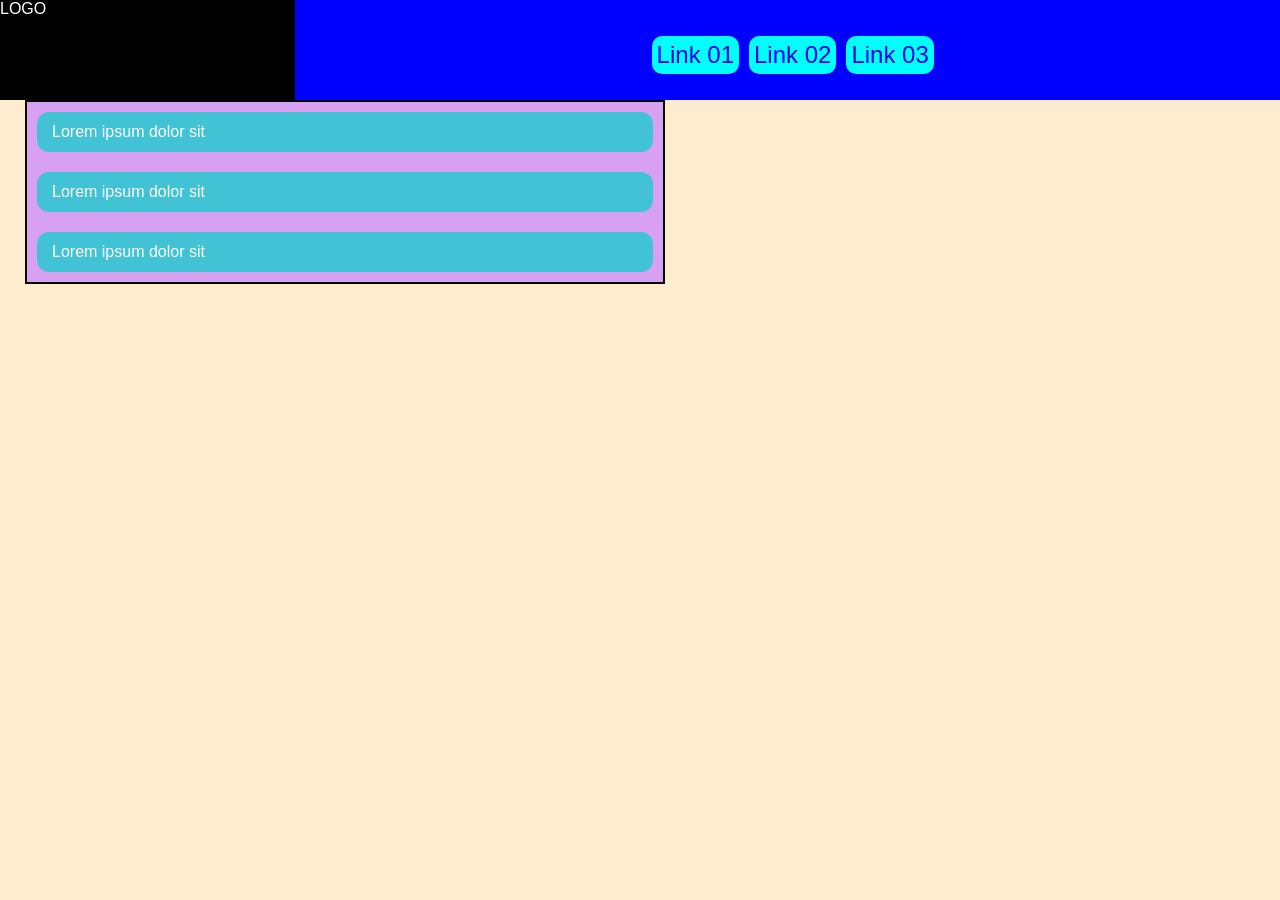
<file: index.html>
<!DOCTYPE html>
<html lang="pt-br">
<head>
    <meta charset="UTF-8">
    <meta name="viewport" content="width=device-width, initial-scale=1.0">
    <title>Display</title>

    <!-- Link CSS -->
     <link rel="stylesheet" href="style.css">
</head>

<body class="body-container">
    <!-- Header recebe um classe para estilização -->
    <header class="header-container">
        <div class="logo">
            LOGO
        </div>
      
            <nav class="menu">
                <!-- Elementos com display in-line (a) -->
                 <a href="#">Link 01</a>
                 <a href="#">Link 02</a>
                 <a href="#">Link 03</a>
            </nav>
       
    </header>
    <!-- Duas classes no mesmo elemento -->
    <section class="section01 container">

        <h2 class="section01--title">Links Favoritos</h2>
        <!-- Lista não ordenada -->
         <ul>
            <li class="link-lista">Link Lista 01</li>
            <li class="link-lista">Link Lista 02</li>
            <li class="link-lista">Link Lista 03</li>
            <li class="link-lista">Link Lista 04</li>
         </ul>
    </section>

    <section class="faq">
        <details>
            <summary>Lorem ipsum dolor sit</summary>
            <p>Lorem ipsum dolor sit amet consectetur adipisicing elit. Sit quibusdam fuga voluptatibus animi reprehenderit ratione reiciendis exercitationem pariatur quos optio ipsum culpa, quo debitis tenetur, soluta illo unde eveniet possimus?</p>
        </details>
    
        <details>
            <summary>Lorem ipsum dolor sit</summary>
            <p>Lorem ipsum dolor sit amet consectetur adipisicing elit. Sit quibusdam fuga voluptatibus animi reprehenderit ratione reiciendis exercitationem pariatur quos optio ipsum culpa, quo debitis tenetur, soluta illo unde eveniet possimus?</p>
        </details>
    
        <details>
            <summary>Lorem ipsum dolor sit</summary>
            <p>Lorem ipsum dolor sit amet consectetur adipisicing elit. Sit quibusdam fuga voluptatibus animi reprehenderit ratione reiciendis exercitationem pariatur quos optio ipsum culpa, quo debitis tenetur, soluta illo unde eveniet possimus?</p>
        </details>
    </section>

</body>
</html>
</file>
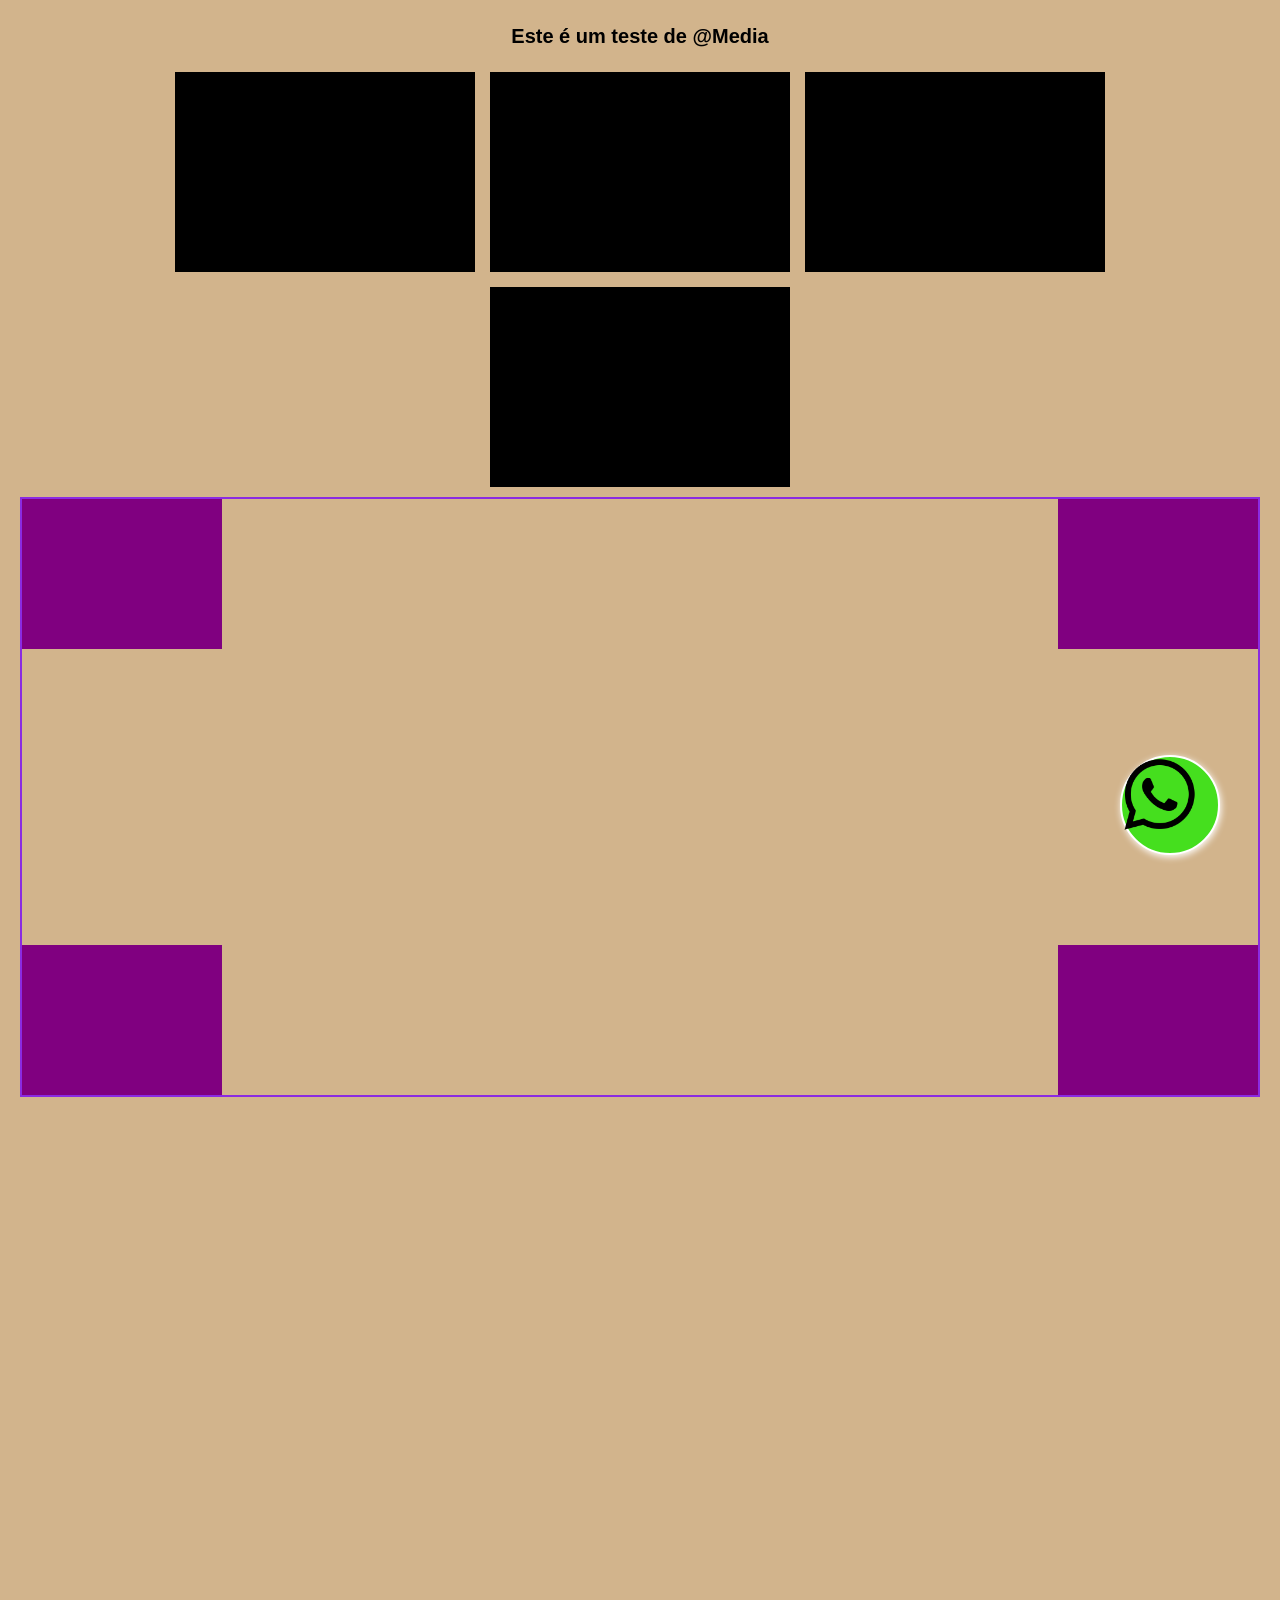
<file: hub-ia/index.html>
<!DOCTYPE html>
<html lang="pt-br">

<head>
    <meta charset="UTF-8">
    <meta name="viewport" content="width=device-width, initial-scale=1.0">
    <title>HubIA - Inteligência Artificial</title>

    <link rel="stylesheet" href="./css/reset.css">
    <style>

        *{
            margin: 0;
            padding: 0;
            box-sizing: border-box;
        }


        body {
            padding: 20px;
            background-color: olive;
            color: white;
            font-family: Arial, sans-serif;
            height: 300vh;
        }

        h1 {
            text-align: center;
            margin-bottom: 20px;
        }


        .container {
            display: flex;
            gap: 15px;
            justify-content: center;
            flex-wrap: wrap;
        }

        .box {
            max-width: 400px;
            height: 200px;
            background-color: black;
        }


        body{
            background-color: olive;
            color: white;
        }
        
        .container-position{
            margin-top: 10px;
            width: 100%;
            height: 600px;
            border: 2px solid blueviolet;
            position: relative;
        }

        .filho-tamanho{
            position: absolute;
            width: 200px;
            height: 150px;
            background-color: purple;
        }

        .container-position__filho01{
            top: 0;
            left: 0;
        }

        .container-position__filho02{
            top: 0;
            right: 0;
        }

        .container-position__filho03{
            bottom: 0;
            left: 0;
        }

        .container-position__filho04{
            bottom: 0;
            right: 0
        }

        .whats {
            width: 100px;
            height: 100px;
            border-radius: 50%;
            background-color: rgb(69, 223, 30);
            border: 2px solid white;
            box-shadow: 1px 2px 7px white;
            position: fixed;
            right: 60px;
            bottom: 45px;
        }

        .whats img{
            width: 75px;
            height: 75px;

        }


        @media(min-width: 768px) {
        body {
        background-color: blue;
        color: white;
            }
         
            .box{
            width: 45%;
            max-width: 600px;
            }   
      

        }

        @media(min-width: 992px) {
            body {
                background-color: tan;
                color: black;
            }

            .box{
            width: 300px;
            }   

        }
    </style>


</head>

<body>
 <h1>Este é um teste de @Media</h1>
    <div class="container">
        <div class="box"></div>
        <div class="box"></div>
        <div class="box"></div>
        <div class="box"></div>
    </div>

    <div class="container-position">
        <div class="container-position__filho01 filho-tamanho"></div>
        <div class="container-position__filho02 filho-tamanho"></div>
        <div class="container-position__filho03 filho-tamanho"></div>
        <div class="container-position__filho04 filho-tamanho"></div>
    </div>
    <div class="whats">
        <img src="./img/whatsapp.png" alt="">


    </div>

</body>

</html>
</file>
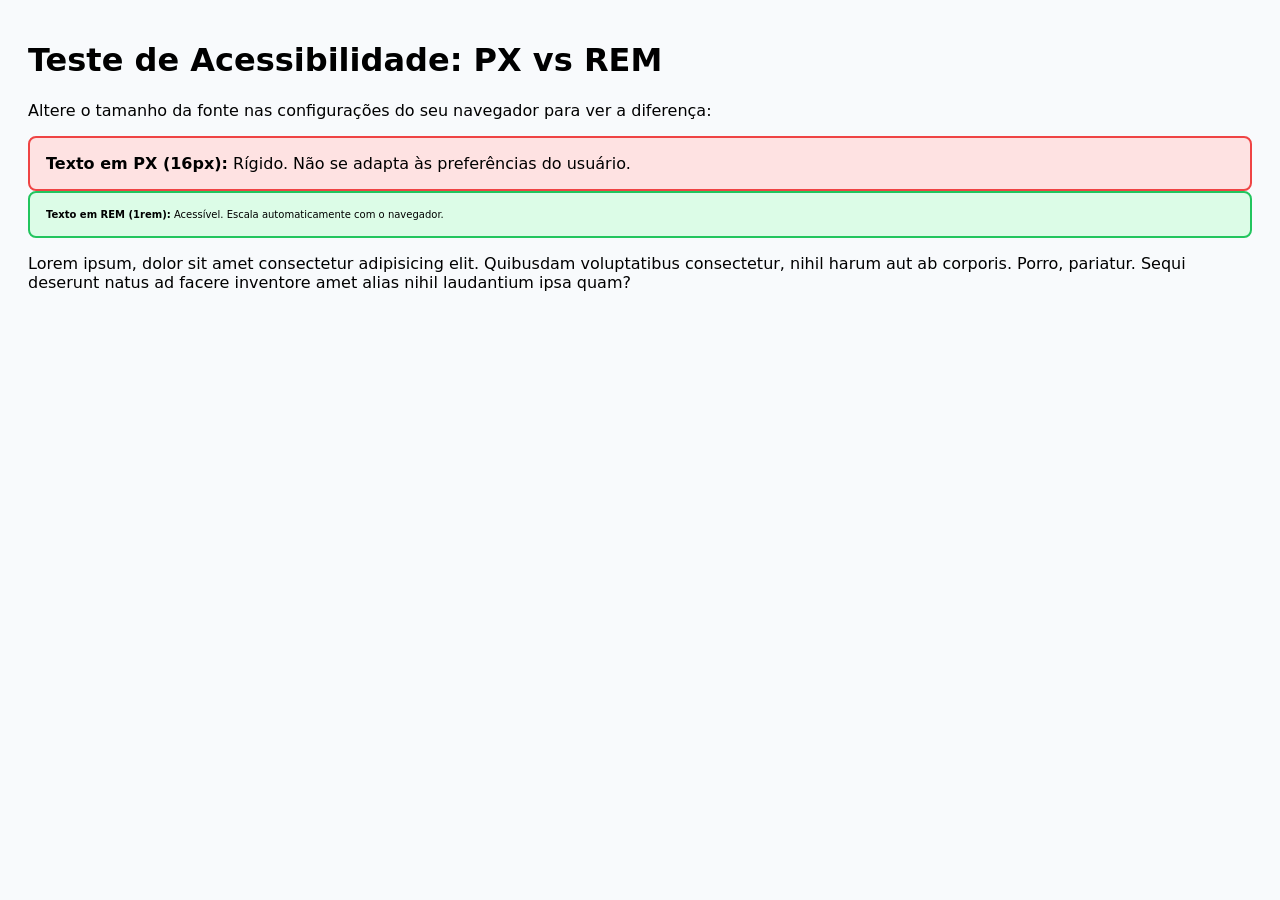
<file: hub-ia/teste-acessibilidade.html>
<!DOCTYPE html>
<html lang="pt-BR">

<head>
  <meta charset="UTF-8">
  <meta name="viewport" content="width=device-width, initial-scale=1.0">
  <title>Teste PX vs REM</title>
  <style>
    /* o elemento raiz assume 100% da preferencia do navegador */
    html {
      font-size: 62.5%;
      font-family: system-ui, -apple-system, sans-serif;
      padding: 20px;
      background-color: #f8fafc;
    }

    body{
      font-size: 1.6rem;
    }


    .caixa {
      padding: 1.6rem;
      margin-bottom: 2;
      border-radius: 8px;
    }

    /* texto travado em pixels */
    .caixa-px {
      background-color: #fee2e2;
      border: 2px solid #ef4444;
      font-size: 16px;
    }

    /* texto dinamico em rem */
    .caixa-rem {
      background-color: #dcfce7;
      border: 2px solid #22c55e;
      font-size: 1rem;
    }

  </style>
</head>

<body>

  <h1>Teste de Acessibilidade: PX vs REM</h1>
  <p>Altere o tamanho da fonte nas configurações do seu navegador para ver a diferença:</p>

  <div class="caixa caixa-px">
    <strong>Texto em PX (16px):</strong> Rígido. Não se adapta às preferências do usuário.
  </div>

  <div class="caixa caixa-rem">
    <strong>Texto em REM (1rem):</strong> Acessível. Escala automaticamente com o navegador.
  </div>

  <div class="container">
    <p class="c-container">
      Lorem ipsum, dolor sit amet consectetur adipisicing elit. Quibusdam voluptatibus consectetur, nihil harum aut ab corporis. Porro, pariatur. Sequi deserunt natus ad facere inventore amet alias nihil laudantium ipsa quam?
    </p>
  </div>

</body>

</html>
</file>
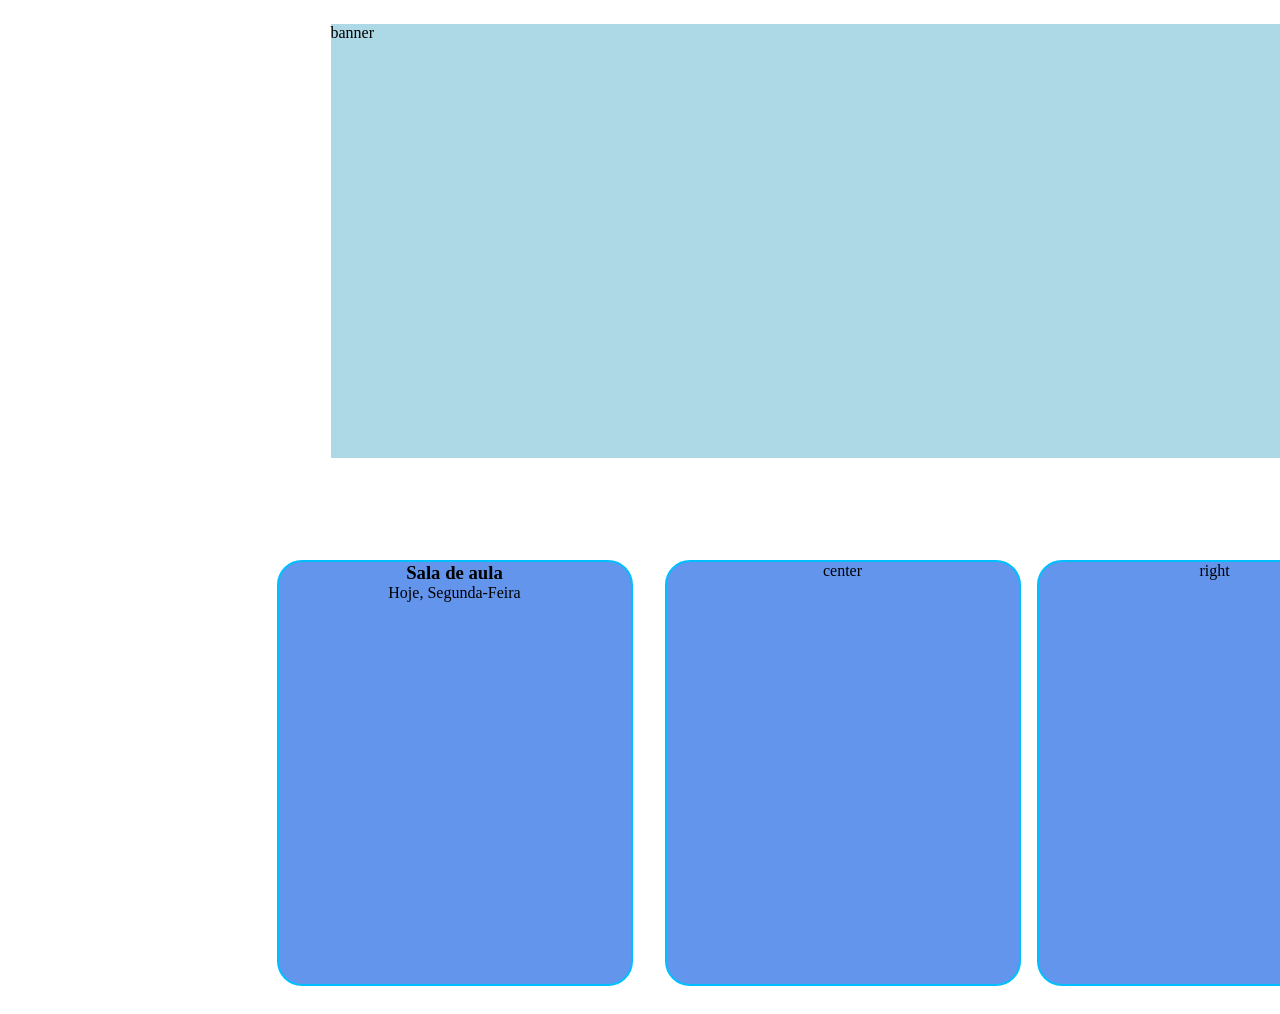
<file: meu-senai/hero-section.html>
<!DOCTYPE html>
<html lang="pt-br">
<head>
    <meta charset="UTF-8">
    <meta name="viewport" content="width=device-width, initial-scale=1.0">
    <title>Meu SENAI Protótipo</title>


    <!-- Link arquivo css xterno -->
    <link rel="stylesheet" href="hero-section.css">
</head>
<body>
    <!-- cabeçalho -->
    <header class="content-header">
        <div class="banner-header">
            <span>banner</span>
        </div>
    </header>
    <section class="content-hero">
        <div class="box content-hero--left">
            <h3>Sala de aula</h3>
            <span>Hoje, Segunda-Feira </span>

        </div>
        <div>
        
        </div>
        <div class="box content-hero--center">
            <span>center</span>
        </div>
        <div class="box content-hero--right">
            <span>right</span>
        </div>
    </section>


</body>
</html>
</file>
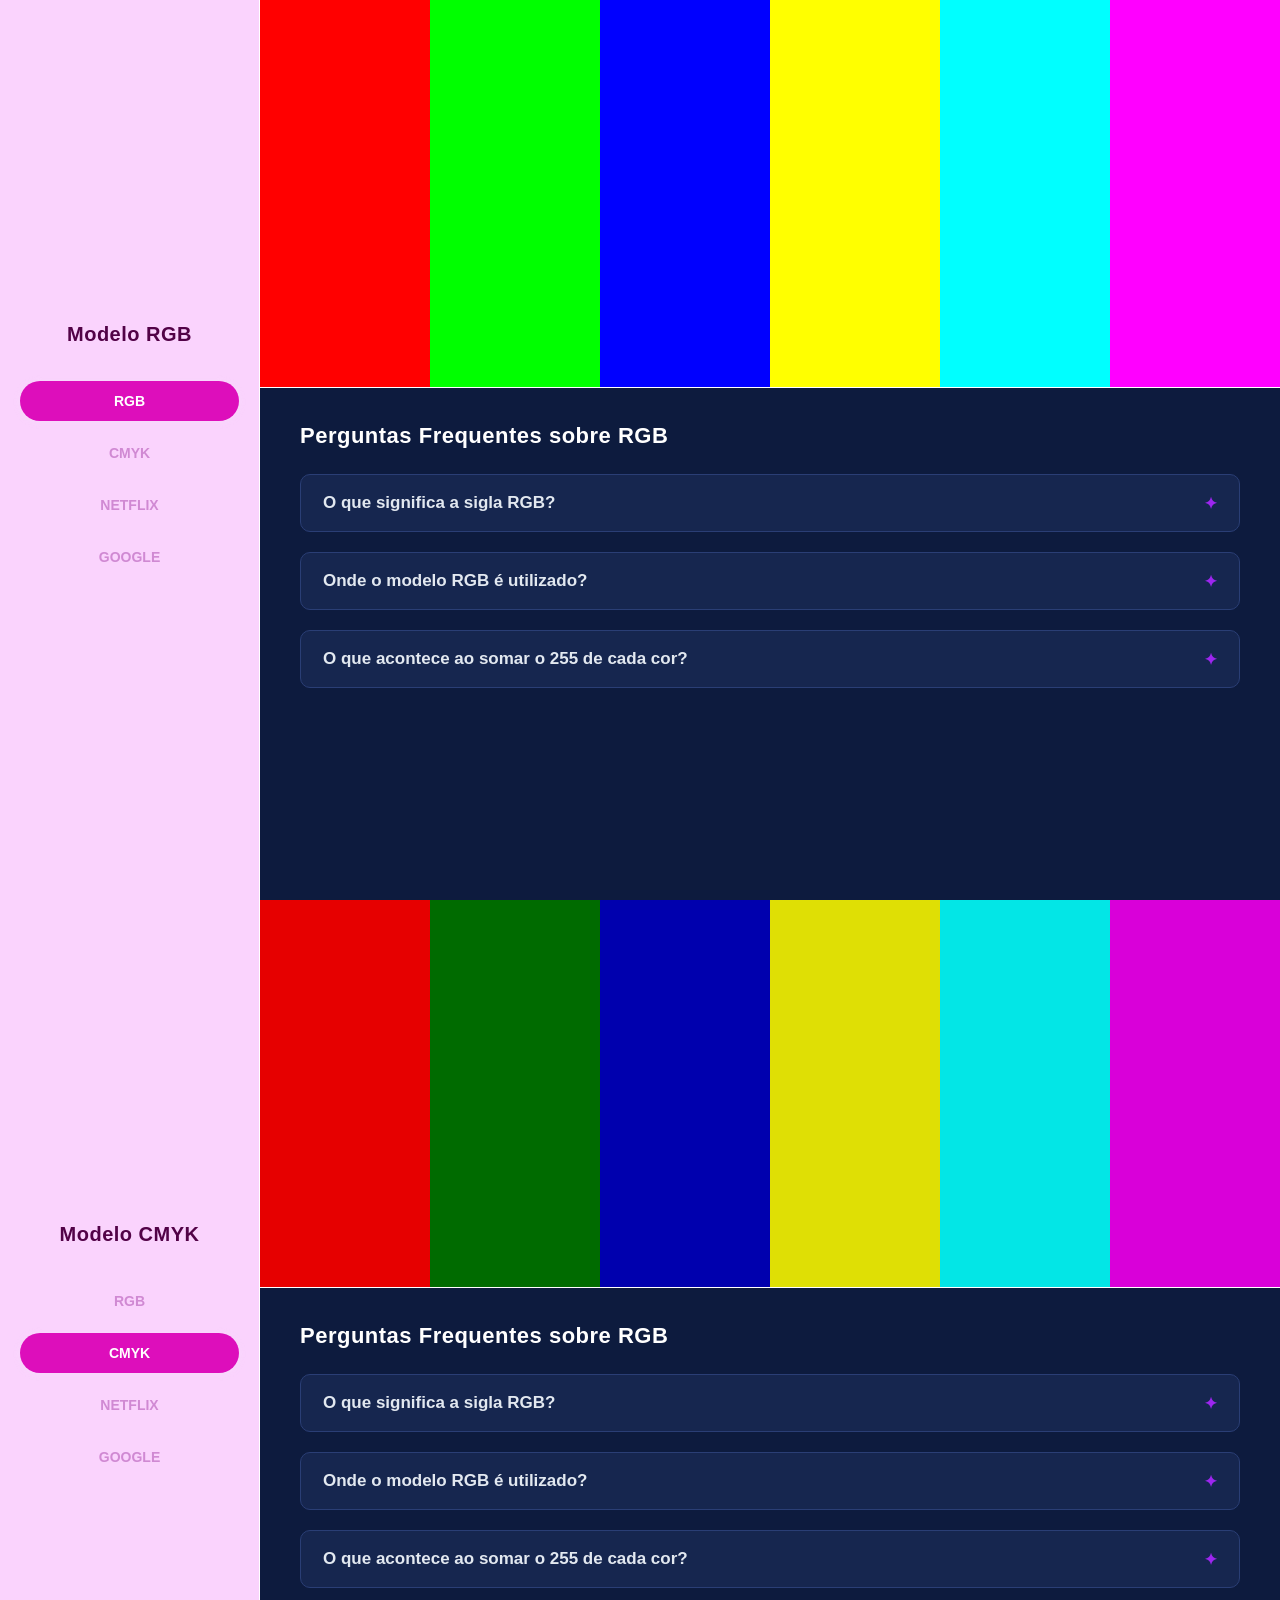
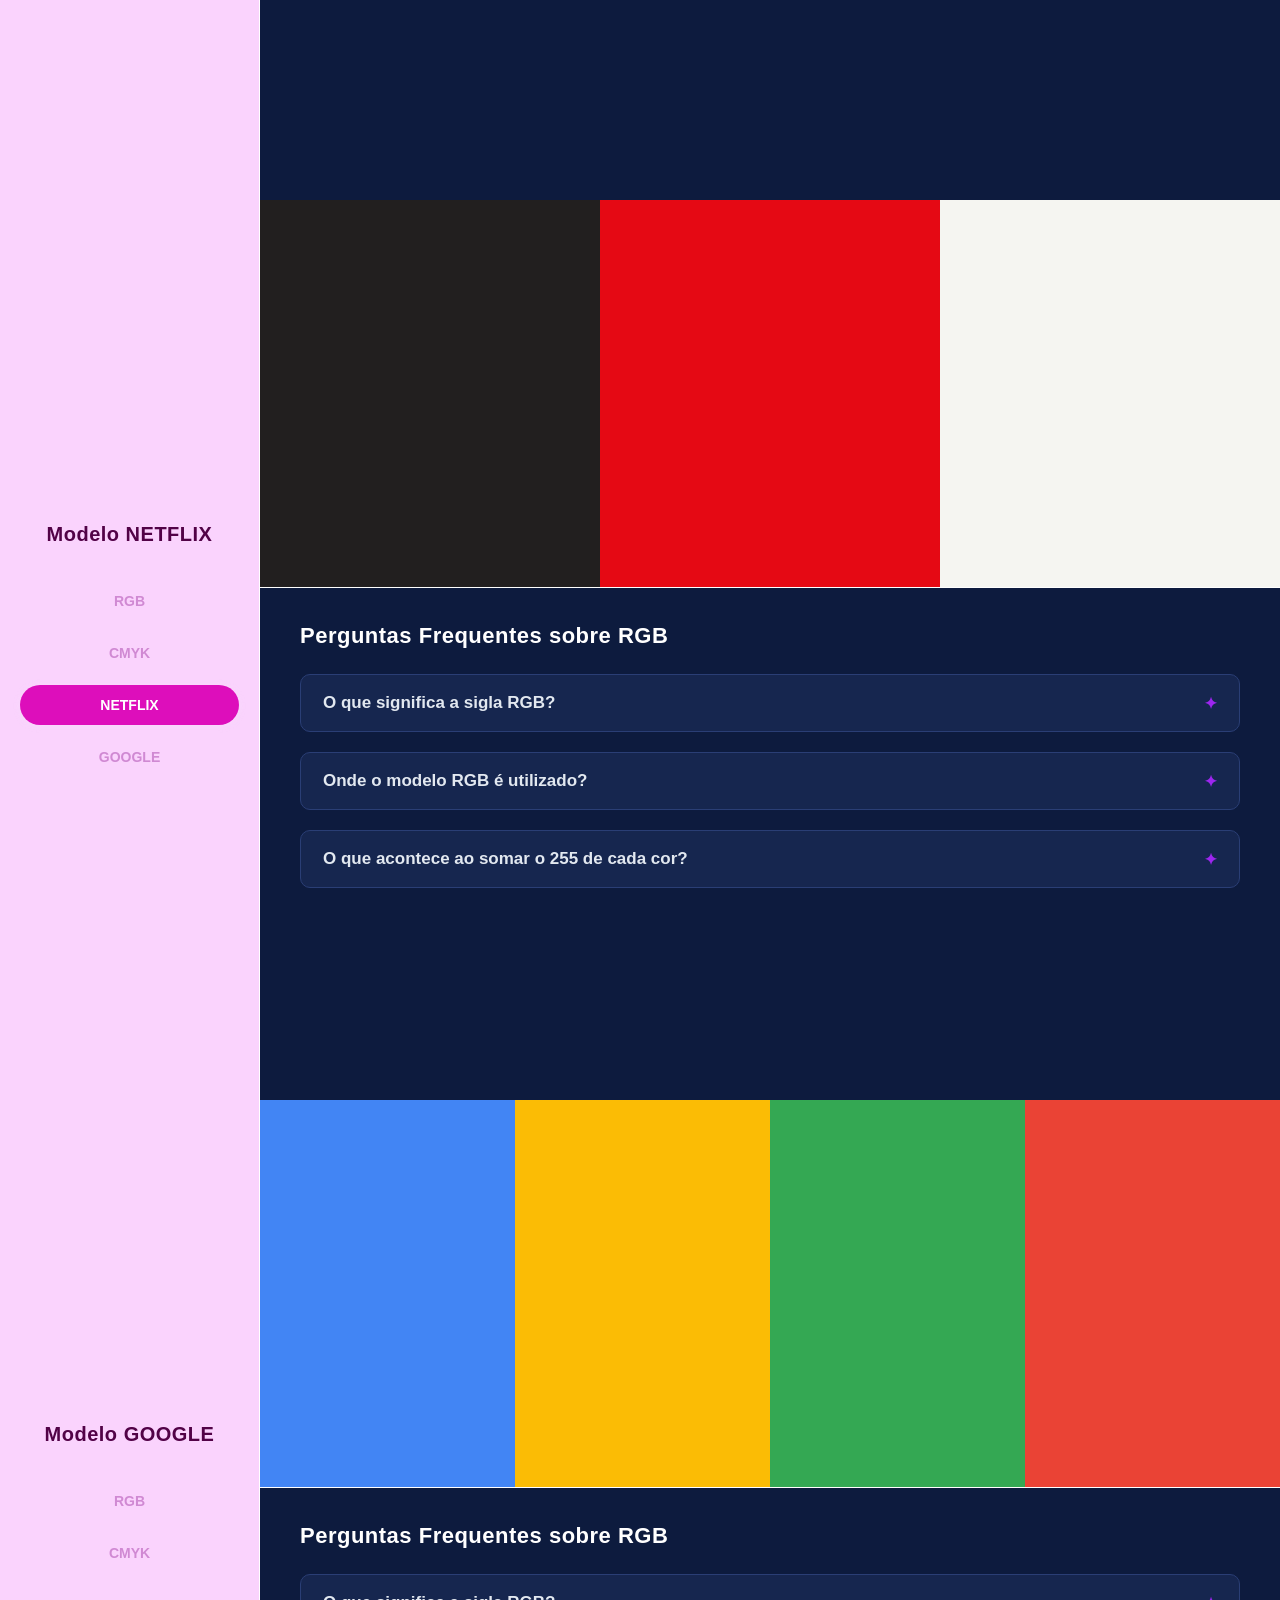
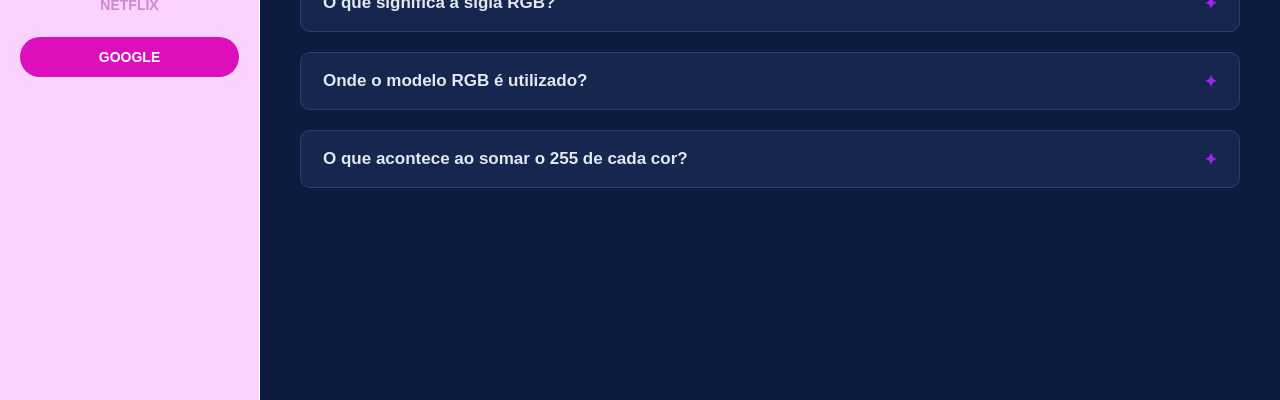
<file: modo-cores/modo-cores.html>
<!DOCTYPE html>
<html lang="pt-br">
<head>
    <meta charset="UTF-8">
    <meta name="viewport" content="width=device-width, initial-scale=1.0">
    <title>modo-cores</title>
    <!-- Link CSS -->
    <link rel="stylesheet" href="./css/global.css">
</head>

<body>

    <!-- SEÇÃO 1: RGB -->
    <section id="RGB" class="color-section">
        <aside class="color-section__sidebar">
            <h2 class="color-section__title">Modelo RGB</h2>
            <nav class="color-section__menu">
                <a href="#RGB" class="color-section__link color-section__link--active">RGB</a>
                <a href="#CMYK" class="color-section__link">CMYK</a>
                <a href="#NETFLIX" class="color-section__link">NETFLIX</a>
                <a href="#GOOGLE" class="color-section__link">GOOGLE</a>
            </nav>
        </aside>

        <div class="color-section__content">

            <section class="color-section__pallet" aria-label="Visualização da Paleta RGB">
                <div class="color-section__bar color-section__bar--rgb-1"></div>
                <div class="color-section__bar color-section__bar--rgb-2"></div>
                <div class="color-section__bar color-section__bar--rgb-3"></div>
                <div class="color-section__bar color-section__bar--rgb-4"></div>
                <div class="color-section__bar color-section__bar--rgb-5"></div>
                <div class="color-section__bar color-section__bar--rgb-6"></div>
            </section>

            <section class="color-section__faq" aria-labelledby="faq-rgb-title">
                <h3 id="faq-rgb-title" class="color-section__faq-title">Perguntas Frequentes sobre RGB</h3>

                <details class="color-section__faq-item">

                    <summary class="color-section__faq-question">O que significa a sigla RGB?</summary>
                    <p class="color-section__faq-item-answer">Lorem ipsum dolor sit amet consectetur, adipisicing elit. Eius a laudantium tempora.</p>

                </details>
                <details class="color-section__faq-item">

                    <summary class="color-section__faq-question">Onde o modelo RGB é utilizado?</summary>
                    <p class="color-section__faq-item-answer">Lorem ipsum dolor sit amet consectetur, adipisicing elit. Eius a laudantium tempora.</p>

                </details>
                <details class="color-section__faq-item">

                    <summary class="color-section__faq-question">O que acontece ao somar o 255 de cada cor?</summary>
                    <p class="color-section__faq-item-answer">Lorem ipsum dolor sit amet consectetur, adipisicing elit. Eius a laudantium tempora.</p>


                </details>
            </section>

        </div>
    </section>

    <!-- CMYK -->
    <section id="CMYK" class="color-section">
        <aside class="color-section__sidebar">
            <h2 class="color-section__title">Modelo CMYK</h2>
            <nav class="color-section__menu">
                <a href="#RGB" class="color-section__link">RGB</a>
                <a href="#CMYK" class="color-section__link color-section__link--active">CMYK</a>
                <a href="#NETFLIX" class="color-section__link">NETFLIX</a>
                <a href="#GOOGLE" class="color-section__link">GOOGLE</a>
            </nav>
        </aside>

        <div class="color-section__content">

            <section class="color-section__pallet" aria-label="Visualização da Paleta CMYK">
                <div class="color-section__bar color-section__bar--cmyk-1"></div>
                <div class="color-section__bar color-section__bar--cmyk-2"></div>
                <div class="color-section__bar color-section__bar--cmyk-3"></div>
                <div class="color-section__bar color-section__bar--cmyk-4"></div>
                <div class="color-section__bar color-section__bar--cmyk-5"></div>
                <div class="color-section__bar color-section__bar--cmyk-6"></div>
            </section>

            <section class="color-section__faq" aria-labelledby="faq-rgb-title">
                <h3 id="faq-rgb-title" class="color-section__faq-title">Perguntas Frequentes sobre RGB</h3>

                <details class="color-section__faq-item">

                    <summary class="color-section__faq-question">O que significa a sigla RGB?</summary>
                    <p class="color-section__faq-item-answer">Lorem ipsum dolor sit amet consectetur, adipisicing elit. Eius a laudantium tempora.</p>

                </details>
                <details class="color-section__faq-item">

                    <summary class="color-section__faq-question">Onde o modelo RGB é utilizado?</summary>
                    <p class="color-section__faq-item-answer">Lorem ipsum dolor sit amet consectetur, adipisicing elit. Eius a laudantium tempora.</p>

                </details>
                <details class="color-section__faq-item">

                    <summary class="color-section__faq-question">O que acontece ao somar o 255 de cada cor?</summary>
                    <p class="color-section__faq-item-answer">Lorem ipsum dolor sit amet consectetur, adipisicing elit. Eius a laudantium tempora.</p>


                </details>
            </section>

        </div>
    </section>

    <!-- NETFLIX -->
    <section id="NETFLIX" class="color-section">
        <aside class="color-section__sidebar">
            <h2 class="color-section__title">Modelo NETFLIX</h2>
            <nav class="color-section__menu">
                <a href="#RGB" class="color-section__link">RGB</a>
                <a href="#CMYK" class="color-section__link">CMYK</a>
                <a href="#NETFLIX" class="color-section__link color-section__link--active">NETFLIX</a>
                <a href="#GOOGLE" class="color-section__link">GOOGLE</a>
            </nav>
        </aside>

        <div class="color-section__content">
            <section class="color-section__pallet" aria-label="Visualização da Paleta NETFLIX">
                <div class="color-section__bar color-section__bar--netflix-1"></div>
                <div class="color-section__bar color-section__bar--netflix-2"></div>
                <div class="color-section__bar color-section__bar--netflix-3"></div>
            </section>

            <section class="color-section__faq" aria-labelledby="faq-rgb-title">
                <h3 id="faq-rgb-title" class="color-section__faq-title">Perguntas Frequentes sobre RGB</h3>

                <details class="color-section__faq-item">

                    <summary class="color-section__faq-question">O que significa a sigla RGB?</summary>
                    <p class="color-section__faq-item-answer">Lorem ipsum dolor sit amet consectetur, adipisicing elit. Eius a laudantium tempora.</p>

                </details>
                <details class="color-section__faq-item">

                    <summary class="color-section__faq-question">Onde o modelo RGB é utilizado?</summary>
                    <p class="color-section__faq-item-answer">Lorem ipsum dolor sit amet consectetur, adipisicing elit. Eius a laudantium tempora.</p>

                </details>
                <details class="color-section__faq-item">

                    <summary class="color-section__faq-question">O que acontece ao somar o 255 de cada cor?</summary>
                    <p class="color-section__faq-item-answer">Lorem ipsum dolor sit amet consectetur, adipisicing elit. Eius a laudantium tempora.</p>


                </details>
            </section>

        </div>
    </section>

    <!-- GOOGLE -->
    <section id="GOOGLE" class="color-section">
        <aside class="color-section__sidebar">
            <h2 class="color-section__title">Modelo GOOGLE</h2>
            <nav class="color-section__menu">
                <a href="#RGB" class="color-section__link">RGB</a>
                <a href="#CMYK" class="color-section__link">CMYK</a>
                <a href="#NETFLIX" class="color-section__link">NETFLIX</a>
                <a href="#GOOGLE" class="color-section__link color-section__link--active">GOOGLE</a>
            </nav>
        </aside>

        <div class="color-section__content" aria-label="Visualização da Paleta NETFLIX" >
            <section class="color-section__pallet">
                <div class="color-section__bar color-section__bar--google-1"></div>
                <div class="color-section__bar color-section__bar--google-2"></div>
                <div class="color-section__bar color-section__bar--google-3"></div>
                <div class="color-section__bar color-section__bar--google-4"></div>
            </section>

            <section class="color-section__faq" aria-labelledby="faq-rgb-title">
                <h3 id="faq-rgb-title" class="color-section__faq-title">Perguntas Frequentes sobre RGB</h3>

                <details class="color-section__faq-item">

                    <summary class="color-section__faq-question">O que significa a sigla RGB?</summary>
                    <p class="color-section__faq-item-answer">Lorem ipsum dolor sit amet consectetur, adipisicing elit. Eius a laudantium tempora.</p>

                </details>
                <details class="color-section__faq-item">

                    <summary class="color-section__faq-question">Onde o modelo RGB é utilizado?</summary>
                    <p class="color-section__faq-item-answer">Lorem ipsum dolor sit amet consectetur, adipisicing elit. Eius a laudantium tempora.</p>

                </details>
                <details class="color-section__faq-item">

                    <summary class="color-section__faq-question">O que acontece ao somar o 255 de cada cor?</summary>
                    <p class="color-section__faq-item-answer">Lorem ipsum dolor sit amet consectetur, adipisicing elit. Eius a laudantium tempora.</p>


                </details>
            </section>

        </div>
    </section>    

</body>
</html>
</file>
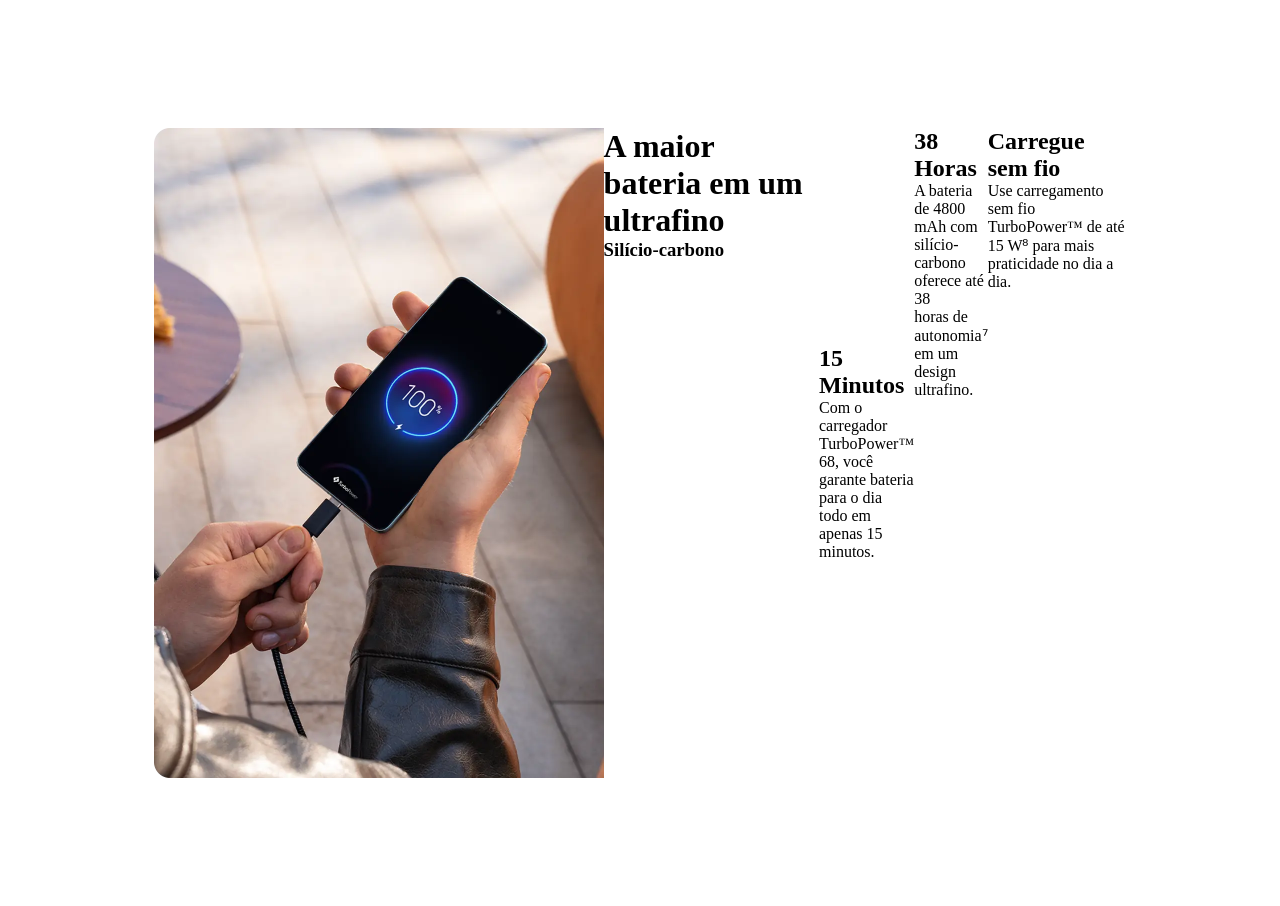
<file: motorola/motorola.html>
<!DOCTYPE html>
<html lang="pt-br">
<head>
    <meta charset="UTF-8">
    <meta name="viewport" content="width=device-width, initial-scale=1.0">
    <title>Clone seção Motorola</title>
    <!-- Link CSS -->
     <link rel="stylesheet" href="./css/style.css">
</head>
<body>
    <main class="conteudo-principal">
        <img src="./img/celular_carregando.webp" alt="Celular carregando">
        <section class="conteudo-princiapl__direito"></section>

            <header class="conteudo-princiapl__direito--titulo">
                <h1>A maior bateria em um ultrafino
                </h1>
                <h3 >Silício-carbono</h3>
            </header>
            

            <article class="conteudo-principal__direito--descricao">
                <div class="conteudo-princiapl__direito--carregador">
                    <span>
                        <h2>
                            15 Minutos
                        </h2>        
                        <p>Com o carregador TurboPower™ 68, você<br>garante bateria para o dia<br>todo em apenas 15 minutos.</p>
                    </span>    
                </div>
            </article>
                
        <div class="conteudo-princiapl__direito--horas-bateria">
                <h2>
                    38 Horas
                </h2>
                <p>A bateria de 4800 mAh com <br> silício-carbono oferece até 38 <br> horas de autonomia⁷ em um <br> design ultrafino.</p>

        </div>

        <footer class="conteudo-princiapl__direito--sem-fio">
            <h2>
                Carregue sem fio
            </h2>
            <p>Use carregamento sem fio TurboPower™ de até 15 W⁸ para mais      <br>praticidade no dia a dia.</p>
        </footer>


    </main>
</body>
</html>
</file>
<file: style.css>
/* Reset padrão */

* {
    margin: 0;
    padding: 0;
    box-sizing: border-box;
   
}

html{
font-family: Verdana, sans-serif;
}

.container{
    background-color: #2c2c2c;
    width: 300px;
    height: 300px;
    font-family: 'Courier New', Courier, monospace;
    color: #fff;
}


.body-container{

    background-color: blanchedalmond;

}





.header-container {
    display: flex;
    width: 100%;
    height: 100px;
    background-color: darkgray;
   
   
    
}

.header-container a {
    display: inline-block;
    background-color: aqua;
    margin-left: 10px;
    margin-top: 10px;
    font-size: x-large;
    text-decoration: none;
    padding: 5px;
    border-radius: 10px;
    
  
}
/* Pseudo classe que identifica a posição do cursor do mouse */
.header-container a:hover{

    background-color: darkblue;
    border: 2px solid greenyellow;
    color: #fff;

}

.logo{
    
    
    width: 30%;
    height: 100px;
    background-color: black;
    color: #fff;
    

}

.menu{
    display: flex;
    justify-content: center;
    align-items: center;
    width: 100%;
    height: 100px;
    background-color: blue;
}

.section01{
   display: none;
    width: 400px;
    height: 200px;
    margin: 10px auto;
    padding-left: 20px;
    background-color: blueviolet;
    color: #fff;
    border: black dashed 3px;
    
 }


 .section01--title{
    margin-bottom: 10px;
}

.link-lista{
    
    font-size: medium;
    line-height: 30px;
    
}

.faq{
    width: 50%;
    border: 2px solid;
    margin-left: 25px;
    
}

.faq details{
    background-color: rgb(216, 160, 241);
    color: white;
    line-height: 40px;
    padding: 10px 10px;
    
}

.faq summary{
    background-color: #42c3d5;
    border-radius: 12px;
    list-style: none;
    padding-left: 15px;
}

.faq summary:hover{
    cursor: pointer;
}

.faq p{
    color: blueviolet;
}



/* Display none: não aparece na tela
Diplay inline: elementos são em linhas 
não aceita largura e altura (ocupa apenas o seu espaço)
Display block: elementos são um abaixo do outro
aceita largura e altura (ocupa linha inteira)
Display inline-block: elementos em linha + largura e altura */
</file>
<file: meu-senai/hero-section.css>
/* Reset */

*{
    margin: 0;
    padding: 0;
    box-sizing: border-box;
}


/* Estilizar utilizando uma TAG como seletor*/

/* Sintaxe do CSS:

seletor{propriedade: valor} --> Regra do CSS*/ 

body{
    width: 1669px;
    height: 919px;
    background-color: white;
    
}



.content-header{
    margin: 0 auto 50px;
    display: flex;
    justify-content: center;
    align-items: center;
    width: 1120px;
    height: 482px;
    
    
}

.banner-header{
    width: 90%;
    height: 90%;
    background-color: lightblue;
}

.content-hero{

    
    width: 1116px;
    height: 482px;

    margin: 0 auto;
    
    display: flex;
    /* Alinhamento horizontal (x) */
    justify-content: space-between;
    /* Alinhamento vertical (y) */
    align-items: center;
}

.box{
    border-radius: 25px;
    border: 2px solid;
    border-color: deepskyblue;
    background-color:cornflowerblue;
    width: 356px;
    height: 426px;
    text-align: center;
    
}
</file>
<file: modo-cores/css/global.css>
@import url(./style.css);
@import url(./design-system.css);
@import url(./colors-bar.css);


.color-section{
    display: flex;
    height: 100vh;
    width: 100%;
}

.color-section__sidebar{

    display: flex;
    flex-direction: column;
    justify-content: center;
    width: 260px;
    background-color: var(--ui-bg-sidebar);
    padding: 30px 20px;
    border-right: 1px solid var(--ui-border);

}

.color-section__title{

    color: var(--ui-text-title);
    font-size: 20px;
    /* peso da fonte, não utiliza px */
    font-weight: 700;
    margin-bottom: 35px;
    text-align: center;
    /* espaço entre as letras */
    letter-spacing: 0.5px;

}

.color-section__menu{

    display: flex;
    flex-direction: column;
    gap: 12px;

}

.color-section__link{

    color: var(--ui-text-link);
    text-decoration: none;
    font-size: 14px;

    font-weight: 600;
    padding: 12px 16px;
    border-radius: 25px;

    text-align: center;
    transition: all 0.2s ease-in-out;

}

.color-section__link--active{

    color: var(--ui-link-active-text);
    background-color: var(--ui-link-active-bg);

    box-shadow: 0 1px 6px rgba(244, 244, 248, 0.25);


}

.color-section__link--active:hover{

    transform: scale(1.05);

}

.color-section__link:not(.color-section__link--active):hover{

    color: var(--ui-text-title);
    background-color: var(--ui-link-hover-bg);

}

.color-section__bar {

    /* faz co que 6 colunas dividam igualmente o espaço restante */
    flex-grow: 1;
    height: 100%;
    /* efeito de transição suave */
    transition: transform 0.25s ease;

}

.color-section__bar:hover{

    transform: scale(1.02);
    /* posicionamneto do elemento no eixo z (pilha) */
    z-index: 10;
    box-shadow: 0 0 30px rgba(51, 50, 50, 0.3);

}

.color-section__content{
    display: flex;
    flex-direction: column;
    flex-grow: 1;
    height: 100vh;
}

.color-section__pallet{
    display: flex;
    height: 43vh;
    width: 100%;
}



/* CSS DO FAQ */

.color-section__faq{
    flex-grow: 1;
    background-color: var(--faq-bg);
    padding: 35px 40px;
    border-top: 1px solid var(--ui-border);
    display: flex;
    flex-direction: column;
}

.color-section__faq-title{
    font-size: 22px;
    font-weight: 700;
    color: var(--faq-text-title);
    margin-bottom: 25px;
    letter-spacing: 0.5px;

}

.color-section__faq-item{
    background-color: var(--faq-card-bg);
    border: 1px solid var(--faq-border);
    border-radius: 10px;
    padding: 18px 22px;
    margin-bottom: 20px;
    transition: all 0.3s ease-in-out;
}

.color-section__faq-question{
    font-size: 17px;
    font-weight: 600;
    color: var(--faq-text-question);
    cursor: pointer;
    list-style: none;
    display: flex;
    justify-content: space-between;
    align-items: center;
    transition: color 0.2s ease;
}

.color-section__faq-question:-webkit-details-marker{
    display: none;
}

.color-section__faq-question::after {
    content: "✦"; /* Ícone em formato de estrela/brilho para combinar com o neon */
    font-size: 16px;
    color: var(--faq-border-neon-glow);
    transition: transform 0.9s ease, color 0.9s ease;
}

/* Animação do ícone ao abrir o details */
.color-section__faq-item[open] .color-section__faq-question::after {
    transform: rotate(180deg) scale(1.3);
    color: #ffffff;
}
/* Mudança de cor no hover da pergunta */
.color-section__faq-item:hover .color-section__faq-question {
    color: #ffffff;
}

/* Estilo e transições na Resposta */
.color-section__faq-answer {
    margin-top: 14px;
    font-size: 15px;
    line-height: 1.6;
    color: var(--faq-text-answer);
    padding-top: 12px;
    border-top: 1px solid rgba(255, 255, 255, 0.08);
    transition: color 0.3s ease;
}

/* Efeito de mudança de cor no hover do texto da resposta */
.color-section__faq-answer:hover {
    color: #ffffff;
}
</file>
<file: motorola/css/style.css>
/* Resent Padrão */

*{ 
    margin:  0;
    padding: 0;
    box-sizing: border-box;
}


.conteudo-principal{
    display: flex;
    margin: 10vw 12vw;
    
}

img{
    width: 450px;
    height: 650px;
}


.conteudo-princiapl__direito--titulo{
    width: 650px;
    height: 115px;
}

.conteudo-principal__direito--descricao{
    display: flex;
   justify-content: space-between;
   align-items: center;
}
</file>
